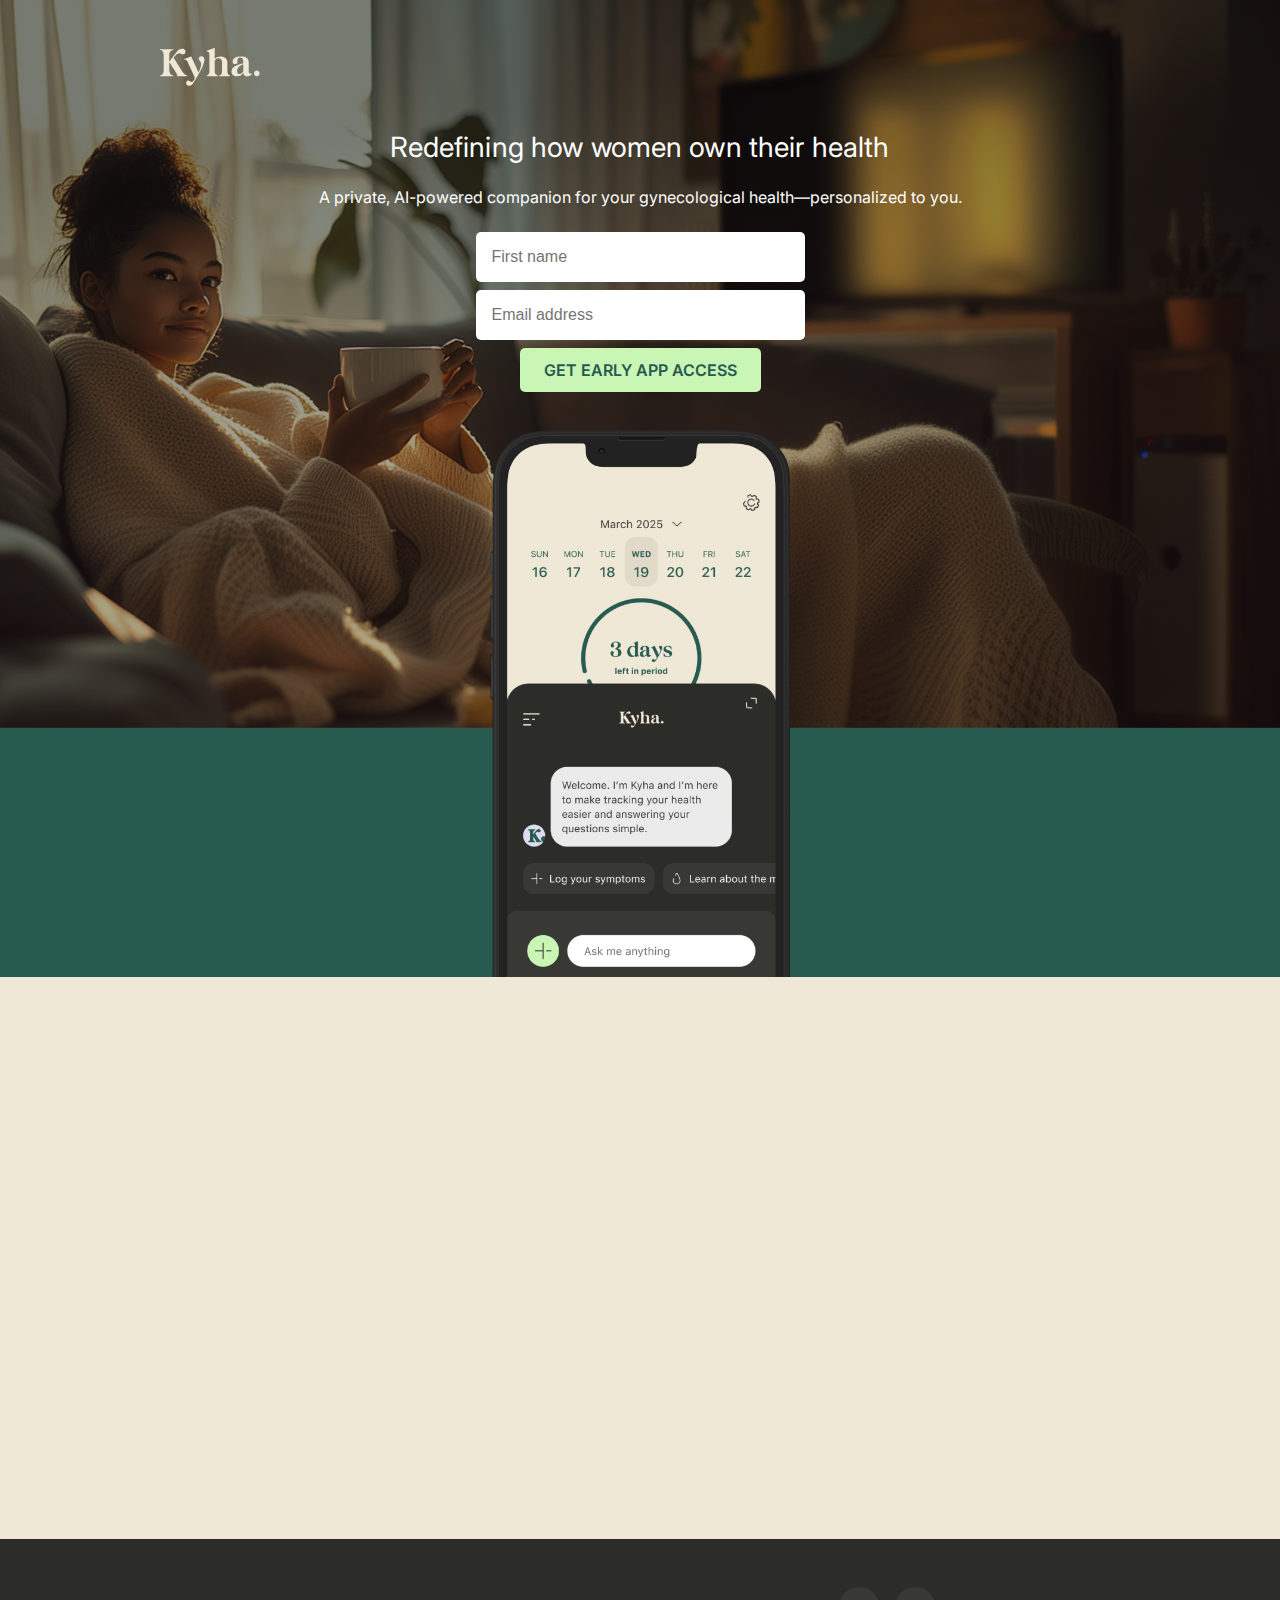
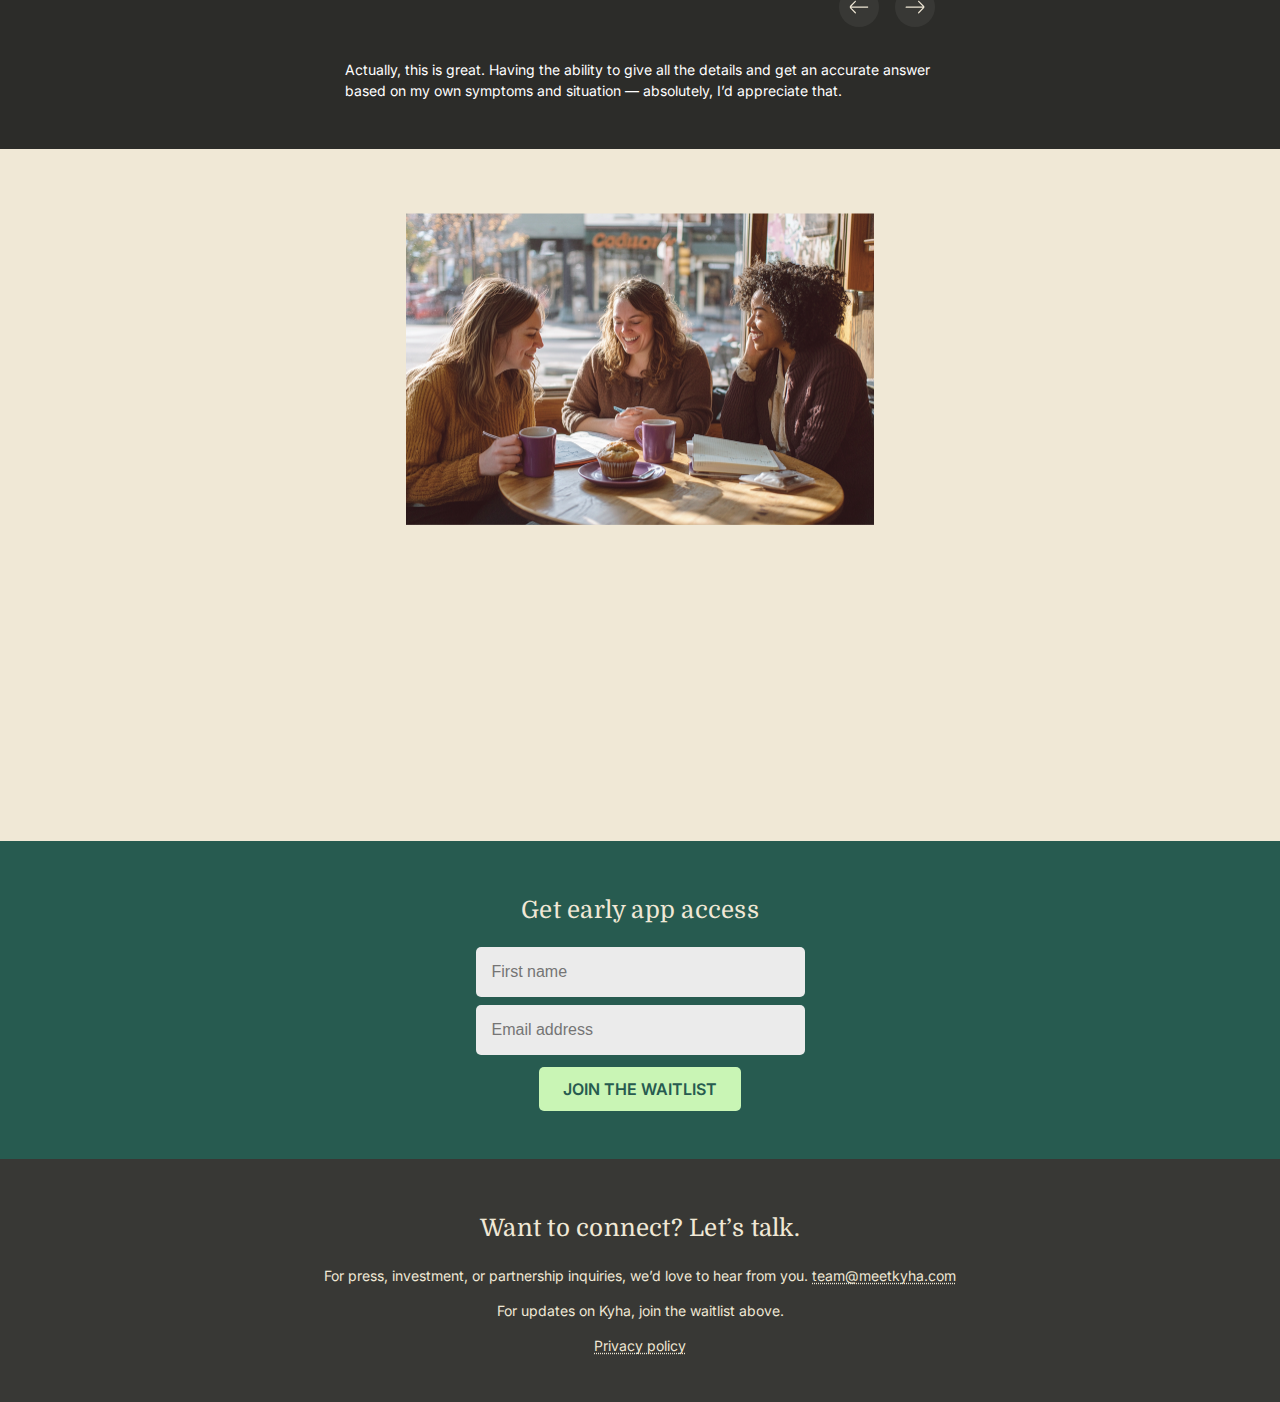
<file: index.html>
<!DOCTYPE html>
<html lang="en">
<head>
  <meta charset="UTF-8" />
  <meta name="viewport" content="width=device-width, initial-scale=1.0" />
  <title>Meet Kyha</title>
  <link rel="icon" href="assets/images/favicon.svg" type="image/svg+xml" />
  <meta name="theme-color" content="#2C2C29">
  <link rel="stylesheet" href="style.css" />
  <link href="https://fonts.googleapis.com/css2?family=Domine&family=Inter:wght@400;600&display=swap" rel="stylesheet">
</head>
<body>

  <header class="hero">
    <div class="hero-overlay">
      <img src="assets/Kyha_Logo.svg" alt="Kyha Logo" class="logo" />
      <h1 class="hero-title">Redefining how women own their health</h1>
      <p class="subhead">A private, AI-powered companion for your gynecological health—personalized to you.</p>
      <div class="signup-wrapper">
        <form class="signup-form">
          <input type="text" placeholder="First name" />
          <input type="email" placeholder="Email address" />
          <button type="submit">Get early app access</button>
        </form>
        <div class="thank-you" style="display: none; color: #F0E8D6;">
          <p>Thanks for joining the waitlist — you’ll be the first to get early access when we launch.</p>
        </div>
      </div>
    </div>
  </header>

  <section class="phone-section">
    <img src="assets/images/AppMock.png" alt="App preview" class="app-mock" />
  </section>

  <section class="why">
    <h2 class="fade-in">Why Kyha?</h2>
    <div class="features">
      <div class="fade-in">
        <img src="assets/images/info_icon.svg" alt="Reliable information icon" class="feature-icon">
        <h3>Reliable information</h3>
        <p>Kyha cuts through the noise, pulling from trusted medical sources to give you accurate, evidence-backed answers you can rely on.</p>
      </div>
      <div class="fade-in">
        <img src="assets/images/answers_icon.svg" alt="Personalized answers icon" class="feature-icon">
        <h3>Immediate, personalized answers</h3>
        <p>Kyha delivers instant, AI-powered responses tailored to your body, health history, and goals—so you can make smarter decisions, faster.</p>
      </div>
      <div class="fade-in">
        <img src="assets/images/privacy_icon.svg" alt="Privacy icon" class="feature-icon">
        <h3>Privacy you can trust</h3>
        <p>No tracking, no selling, no sharing—just honest answers in a safe, encrypted space.</p>
      </div>
      <div class="fade-in">
        <img src="assets/images/stories_icon.svg" alt="Real stories icon" class="feature-icon">
        <h3>Real stories, real experiences</h3>
        <p>Kyha shares anonymized stories from people with similar journeys, offering insight rooted in both clinical research and lived experience.</p>
      </div>
    </div>
  </section>

  <section class="testimonial">
    <div class="testimonial-inner">
      <div class="testimonial-header">
        <h2 class="fade-in">What we’ve heard so far</h2>
        <div class="testimonial-controls">
          <button class="carousel-btn prev" aria-label="Previous testimonial"></button>
          <button class="carousel-btn next" aria-label="Next testimonial"></button>
        </div>
      </div>
      <div class="carousel">
        <div class="carousel-inner">
          <div class="testimonial-slide">
            <blockquote class="fa">
              Actually, this is great. Having the ability to give all the details and get an accurate answer based on my own symptoms and situation — absolutely, I’d appreciate that.
            </blockquote>
          </div>
          <div class="testimonial-slide">
            <blockquote>
              I like that this feels more relevant. It eliminates all the fluff that may not apply to me, and actually gives me information based on my health profile.
            </blockquote>
          </div>
          <div class="testimonial-slide">
            <blockquote>
              I like the idea of hearing what other women have said — that can really make an app feel more useful.
            </blockquote>
          </div>
        </div>
      </div>
    </div>
  </section>

  <section class="about">
    <img src="assets/images/AboutUs.png" alt="Women having coffee" />
    <div class="about-text">
      <h2 class="fade-in">Who we are</h2>
      <p class="fade-in">Kyha was created by three women who were tired of feeling overlooked in their own health journeys. Like so many others, they were frustrated by conflicting advice, scattered Google searches, and generic apps that didn’t reflect their real needs.</p>
      <p class="fade-in">With backgrounds in health tech and product development, they built Kyha — a smarter, privacy-first companion for gynecological health. It’s built to give you real answers, personalized insights, and trusted guidance, all in one place.</p>
    </div>
  </section>

  <section class="cta">
    <h2>Get early app access</h2>
    <div class="signup-wrapper">
    <form class="signup-form">
      <input type="text" placeholder="First name" />
      <input type="email" placeholder="Email address" />
      <button type="submit">JOIN THE WAITLIST</button>
    </form>
    <div class="thank-you" style="display: none;">
      <p>Thanks for joining the waitlist — you’ll be the first to get early access when we launch.</p>
    </div>
    </div>
  </section>

  <footer>
    <h2>Want to connect? Let’s talk.</h2>
    <p>For press, investment, or partnership inquiries, we’d love to hear from you. <a href="mailto:team@meetkyha.com">team@meetkyha.com</a></p>
    <p>For updates on Kyha, join the waitlist above.</p>
    <p><a href="privacy.html">Privacy policy</a></p>
  </footer>

  <script>
    const slides = document.querySelectorAll('.testimonial-slide');
    const prevBtn = document.querySelector('.carousel-btn.prev');
    const nextBtn = document.querySelector('.carousel-btn.next');
    const carouselInner = document.querySelector('.carousel-inner');
    let currentIndex = 0;
  
    function updateCarousel() {
      carouselInner.style.transform = `translateX(-${currentIndex * 100}%)`;
    }
  
    prevBtn.addEventListener('click', () => {
      currentIndex = (currentIndex - 1 + slides.length) % slides.length;
      updateCarousel();
    });
  
    nextBtn.addEventListener('click', () => {
      currentIndex = (currentIndex + 1) % slides.length;
      updateCarousel();
    });

    document.addEventListener("DOMContentLoaded", function() {
  const faders = document.querySelectorAll('.fade-in');

  const appearOptions = {
    threshold: 0.2
  };

  const appearOnScroll = new IntersectionObserver((entries, observer) => {
    entries.forEach(entry => {
      if (!entry.isIntersecting) return;
      entry.target.classList.add('visible');
      observer.unobserve(entry.target); // Stop observing once it has faded in
    });
  }, appearOptions);

  faders.forEach(fader => {
    appearOnScroll.observe(fader);
  });
});
  </script>

<script>
  document.querySelectorAll('.signup-form').forEach(form => {
    form.addEventListener('submit', function(e) {
      e.preventDefault(); // Prevent default form submission
      const wrapper = form.closest('.signup-wrapper');
      const thankYou = wrapper.querySelector('.thank-you');

      form.style.display = 'none';
      thankYou.style.display = 'block';

      // OPTIONAL: You can send data to your backend here via fetch()
    });
  });
</script>
  
</body>
</html>
</file>
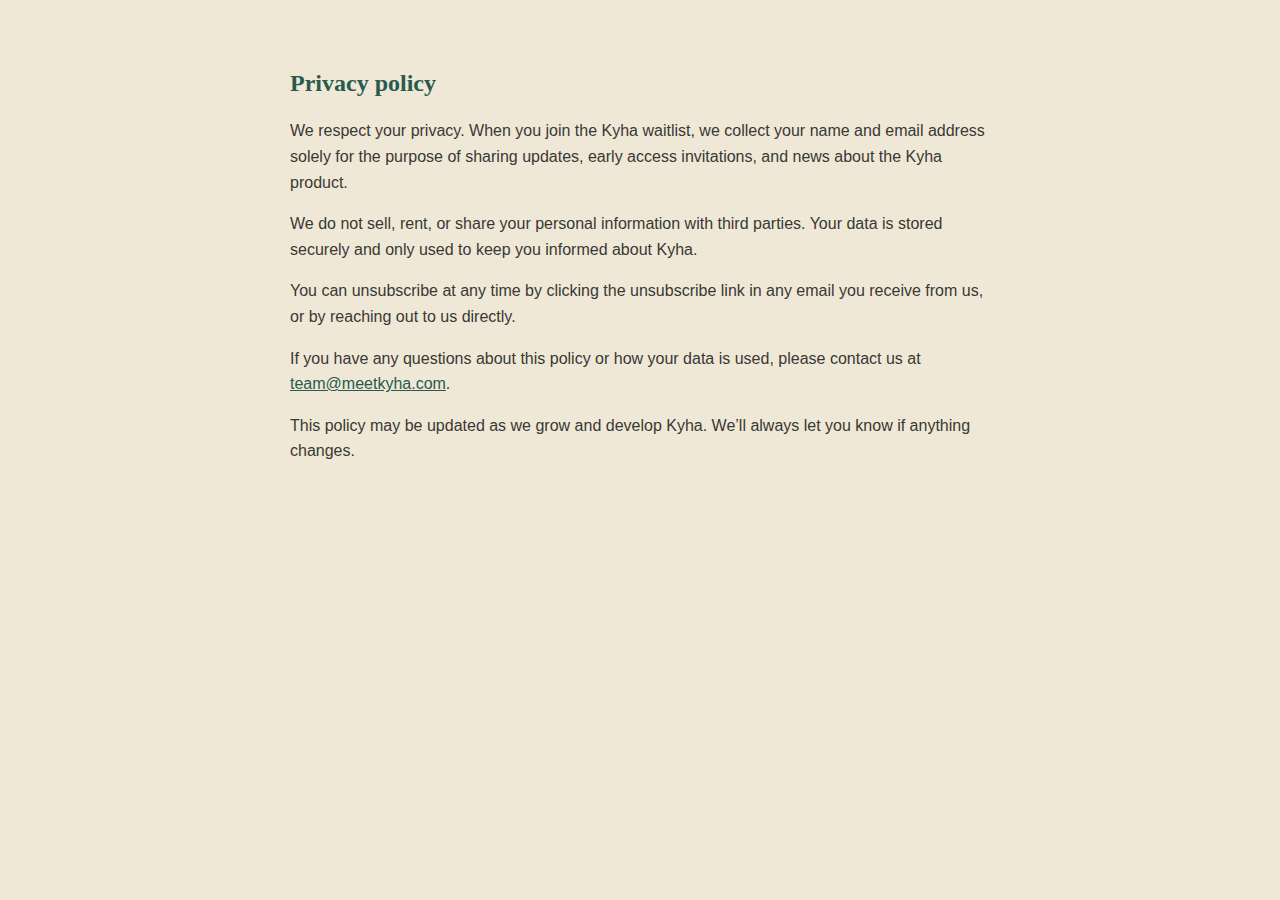
<file: privacy.html>
<!DOCTYPE html>
<html lang="en">
<head>
  <meta charset="UTF-8" />
  <meta name="viewport" content="width=device-width, initial-scale=1.0"/>
  <title>Privacy policy</title>
  <link rel="icon" href="assets/images/favicon.svg" type="image/svg+xml" />
  <style>
    body {
      font-family: 'Inter', sans-serif;
      max-width: 700px;
      margin: 4rem auto;
      padding: 0 1rem;
      line-height: 1.6;
      color: #383835;
      background-color: #F0E8D6;
    }
    h1 {
      font-family: 'Domine', serif;
      font-size: 24px;
      margin-bottom: 1rem;
      color: #275B50;
    }
    a {
      color: #275B50;
      text-decoration: underline;
    }
  </style>
</head>
<body>
  <h1>Privacy policy</h1>

  <p>
    We respect your privacy. When you join the Kyha waitlist, we collect your name and email address
    solely for the purpose of sharing updates, early access invitations, and news about the Kyha product.
  </p>

  <p>
    We do not sell, rent, or share your personal information with third parties. Your data is stored securely and only used to keep you informed about Kyha.
  </p>

  <p>
    You can unsubscribe at any time by clicking the unsubscribe link in any email you receive from us,
    or by reaching out to us directly.
  </p>

  <p>
    If you have any questions about this policy or how your data is used, please contact us at
    <a href="mailto:team@meetkyha.com">team@meetkyha.com</a>.
  </p>

  <p>
    This policy may be updated as we grow and develop Kyha. We’ll always let you know if anything changes.
  </p>

</body>
</html>
</file>
<file: style.css>
:root {
  --green: #275B50;
  --cta-bg: #C9F5B5;
  --white: #FFFFFF;
  --tan: #F0E8D6;
  --black: #383835;
  --form-bg: #EBEBEB;
}

/* Typography */
h1 {
  color: var(--text-content-light, #FFF);
  text-align: center;
  font-family: 'Inter', sans-serif;
  font-size: 28px;
  font-weight: 400;
  line-height: 34px;
  letter-spacing: 0.14px;
}

h2 {
  font-family: Domine;
  font-size: 24px;
  font-weight: 400;
  line-height: 34px;
  letter-spacing: 0.24px;
}

h3 {
  text-align: center;
  font-family: Inter;
  font-size: 18px;
  font-weight: 400;
}

p {
  font-family: Inter;
  font-size: 14px;
  font-weight: 400;
  line-height: 21px;
}

/* Base Styles */

html{
  margin: 0;
  padding: 0;
  overflow-x: hidden
  width: 100%;
}

body {
  margin: 0;
  padding: 0;
  overflow-x: hidden;
  width: 100%;
  font-family: 'Inter', sans-serif;
  background: var(--tan);
  color: var(--black);
}

/* Hero Section */
.hero {
  background: url('assets/images/Hero_BG_Large.png') center/cover no-repeat;
  max-height: 810px;
  position: relative;
  overflow: hidden;
  text-align: center;
  padding: 48px 1rem 20rem;
}

.hero-overlay {
  position: relative;
  z-index: 1;
  max-width: 960px;
  margin: 0 auto;
  display: flex;
  flex-direction: column;
  align-items: center;
}

.logo {
  width: 100px;
  margin-bottom: 30px;
  align-self: flex-start;
}

.hero-title {
  color: var(--white);
  font-family: 'Inter', sans-serif;
  font-size: 28px;
  font-weight: 400;
  line-height: 34px;
  letter-spacing: 0.14px;
  margin: 0.5em 0;
}

.subhead {
  color: var(--white);
  font-family: 'Inter', sans-serif;
  font-size: 16px;
  font-weight: 400;
  line-height: 22px;
  margin: 0.5em 0;
}

/* Sign-up Form in Hero */
.signup-wrapper {
  width: 100%;
  margin: 1em auto;
  padding: 0 1.5rem;
  box-sizing: border-box;
  max-width: 345px;
}

.signup-form {
  display: flex;
  flex-direction: column;
  align-items: center;
  width: 100%;
}

.signup-form input {
  width: 100%;
  margin-bottom: 0.5em;
  padding: 16px;
  font-size: 16px;
  border-radius: 5px;
  border: none;
}

.signup-form button {
  padding: 0.75em 1.5em;
  font-size: 16px;
  border: none;
  border-radius: 5px;
  background: var(--cta-bg);
  color: var(--green);
  font-weight: 600;
  text-transform: uppercase;
  font-family: 'Inter', sans-serif;
  cursor: pointer;
}

.signup-form,
.thank-you {
  transition: opacity 0.4s ease, visibility 0.4s ease;
  opacity: 1;
  visibility: visible;
}

.signup-form.hidden,
.thank-you.hidden {
  opacity: 0;
  visibility: hidden;
  pointer-events: none;
  position: absolute;
}

/* Mobile padding around the container */
@media (max-width: 767px) {
  .signup-wrapper {
    padding: 0 1.5rem;
    box-sizing: border-box;
  }
}

.signup-form button:hover {
  background: #BDE6AA;
}

.signup-form button:active,
.cta .signup-form button:active {
  background-color: #BDE6AA;
  transform: scale(0.98);
  transition: background-color 0.2s ease, transform 0.1s ease;
}

.signup-form input:focus,
.cta .signup-form input:focus {
  outline: none;
  border: 2px solid var(--green);
  box-shadow: 0 0 0 3px rgba(201, 245, 181, 0.4);
}

.signup-form button:active,
.cta .signup-form button:active {
  background-color: #BDE6AA; /* slightly darker green */
  transform: scale(0.97);    /* pressed-in visual */
  box-shadow: inset 0 2px 5px rgba(0, 0, 0, 0.15); /* depth */
}

.signup-form button,
.cta .signup-form button {
  transition: all 0.1s ease-in-out; /* make press feel smooth */
  -webkit-tap-highlight-color: transparent; /* remove default iOS highlight */
  touch-action: manipulation; /* improves tap behavior */
}

/* Phone Section */
.phone-section {
  background: var(--green);
  padding-top: 100px;
  min-height: 100px;
  position: relative;
}

.app-mock {
  display: block;
  margin: -400px auto 0;
  width: 300px;
  max-width: 100%;
}

/* Why Kyha Section */
.why {
  padding: 40px 1rem;
  text-align: center;
  background: var(--tan);
}

.why h2 {
  color: #2C2C29;
  margin: 0;
  text-align: center;
}

.features {
  display: grid;
  grid-template-columns: 1fr;
  gap: 2rem;
  max-width: 900px;
  margin: 2rem auto 0;
}

.features div {
  text-align: center;
  padding: 1rem;
}

.feature-icon {
  width: 56px;
  margin-bottom: 0;
}

.features h3 {
  color: var(--green);
  margin: 8px 0 0;
}

.features p {
  color: var(--black);
  font-family: 'Inter', sans-serif;
  font-size: 14px;
  line-height: 21px;
  margin: 8px 0 0;
}

/* Testimonial Carousel */
.testimonial {
  background: #2C2C29;
  color: #fff;
  padding: 3rem 1rem;
  margin: 0;
}

.testimonial-inner {
  max-width: 960px;
  margin: 0 auto;
}

@media (min-width: 1280px) {
  .testimonial-inner {
    max-width: 590px;
  }
}

.testimonial-header {
  display: flex;
  justify-content: space-between;
  align-items: center;
  margin-bottom: 2rem;
}

.testimonial-header h2 {
  margin: 0 16px 0 0;
  color: var(--tan);
}

.testimonial-controls {
  display: flex;
  gap: 1rem;
}

.carousel {
  overflow: hidden;
  position: relative;
}

.carousel-inner {
  display: flex;
  transition: transform 0.5s ease-in-out;
}

.testimonial-slide {
  flex: 0 0 100%;
  box-sizing: border-box;
}

.carousel-btn {
  width: 40px;
  height: 40px;
  border: none;
  border-radius: 50%;
  background-color: #383835;
  cursor: pointer;
  background-position: center;
  background-size: 20px 20px;
  background-repeat: no-repeat;
}

.carousel-btn.prev {
  background-image: url('assets/images/Arrow Left.svg');
}

.carousel-btn.next {
  background-image: url('assets/images/Arrow Right.svg');
}

blockquote {
  max-width: 700px;
  margin: 0;
  line-height: 1.6;
  text-align: left;
  font-size: 14px;
  font-weight: 400;
  line-height: 21px;
  font-family: 'Inter', sans-serif;
}

/* About Us Section */
.about {
  padding: 4rem 1rem;
  text-align: center;
  background: var(--tan);
}

.about img {
  width: 100%;
  max-width: 468px;
  margin: 0 0 24px 0;
}

.about h2{
  text-align: center;
}

.about-text {
  max-width: 700px;
  margin: 0 auto;
  text-align: left;
}

.about-text p {
  text-align: center;
  padding: 16px 0 0 0;
}

@media (min-width: 1280px) {
  .about-text p {
    max-width: 590px;
    margin: 0 auto 16px;
  }
}

/* Call to Action */
.cta {
  padding: 2rem 1rem;
  text-align: center;
  background: var(--green);
  color: var(--white);
}

.cta h2 {
  color: var(--tan);
}

.cta .signup-form {
  margin: 1em auto;
  display: flex;
  flex-direction: column;
  align-items: center;
}

.cta .signup-form input {
  width: 100%;
  margin-bottom: 0.5em;
  padding: 16px;
  border: none;
  border-radius: 5px;
  font-size: 16px;
  background: var(--form-bg);
}

.cta .signup-form button {
  width: auto;
  margin-top: 0.25em;
  padding: 0.75em 1.5em;
  background: var(--cta-bg);
  color: var(--green);
  border: none;
  border-radius: 5px;
  font-size: 16px;
  font-family: 'Inter', sans-serif;
  cursor: pointer;
  align-self: center;
}

/* Footer */
footer {
  padding: 2rem 1rem;
  text-align: center;
  background: var(--black);
  color: var(--tan);
  font-size: 0.9rem;
}

footer a {
  color: var(--tan);
  text-decoration: none;
  text-decoration-line: underline;
  text-decoration-style: dotted;
  text-decoration-skip-ink: none;
  text-decoration-thickness: auto;
  text-underline-offset: auto;
  text-underline-position: from-font;
}

.fade-in {
  opacity: 0;
  transition: opacity 0.6s ease-out;
  margin: 0;
  padding: 0;
}
.fade-in.visible {
  opacity: 1;
}

/* Media Queries */
@media (max-width: 767px) {
  .hero {
    background-image: url('assets/images/Hero_BG_Small.png');
  }
}

@media (min-width: 768px) and (max-width: 1279px) {
  .hero {
    background-image: url('assets/images/Hero_BG_Medium.png');
  }
  .features {
    grid-template-columns: repeat(2, 1fr);
  }
}

@media (min-width: 1280px) {
  .hero {
    background-image: url('assets/images/Hero_BG_Large.png');
  }
  .features {
    grid-template-columns: repeat(2, 1fr);
  }
}
</file>
